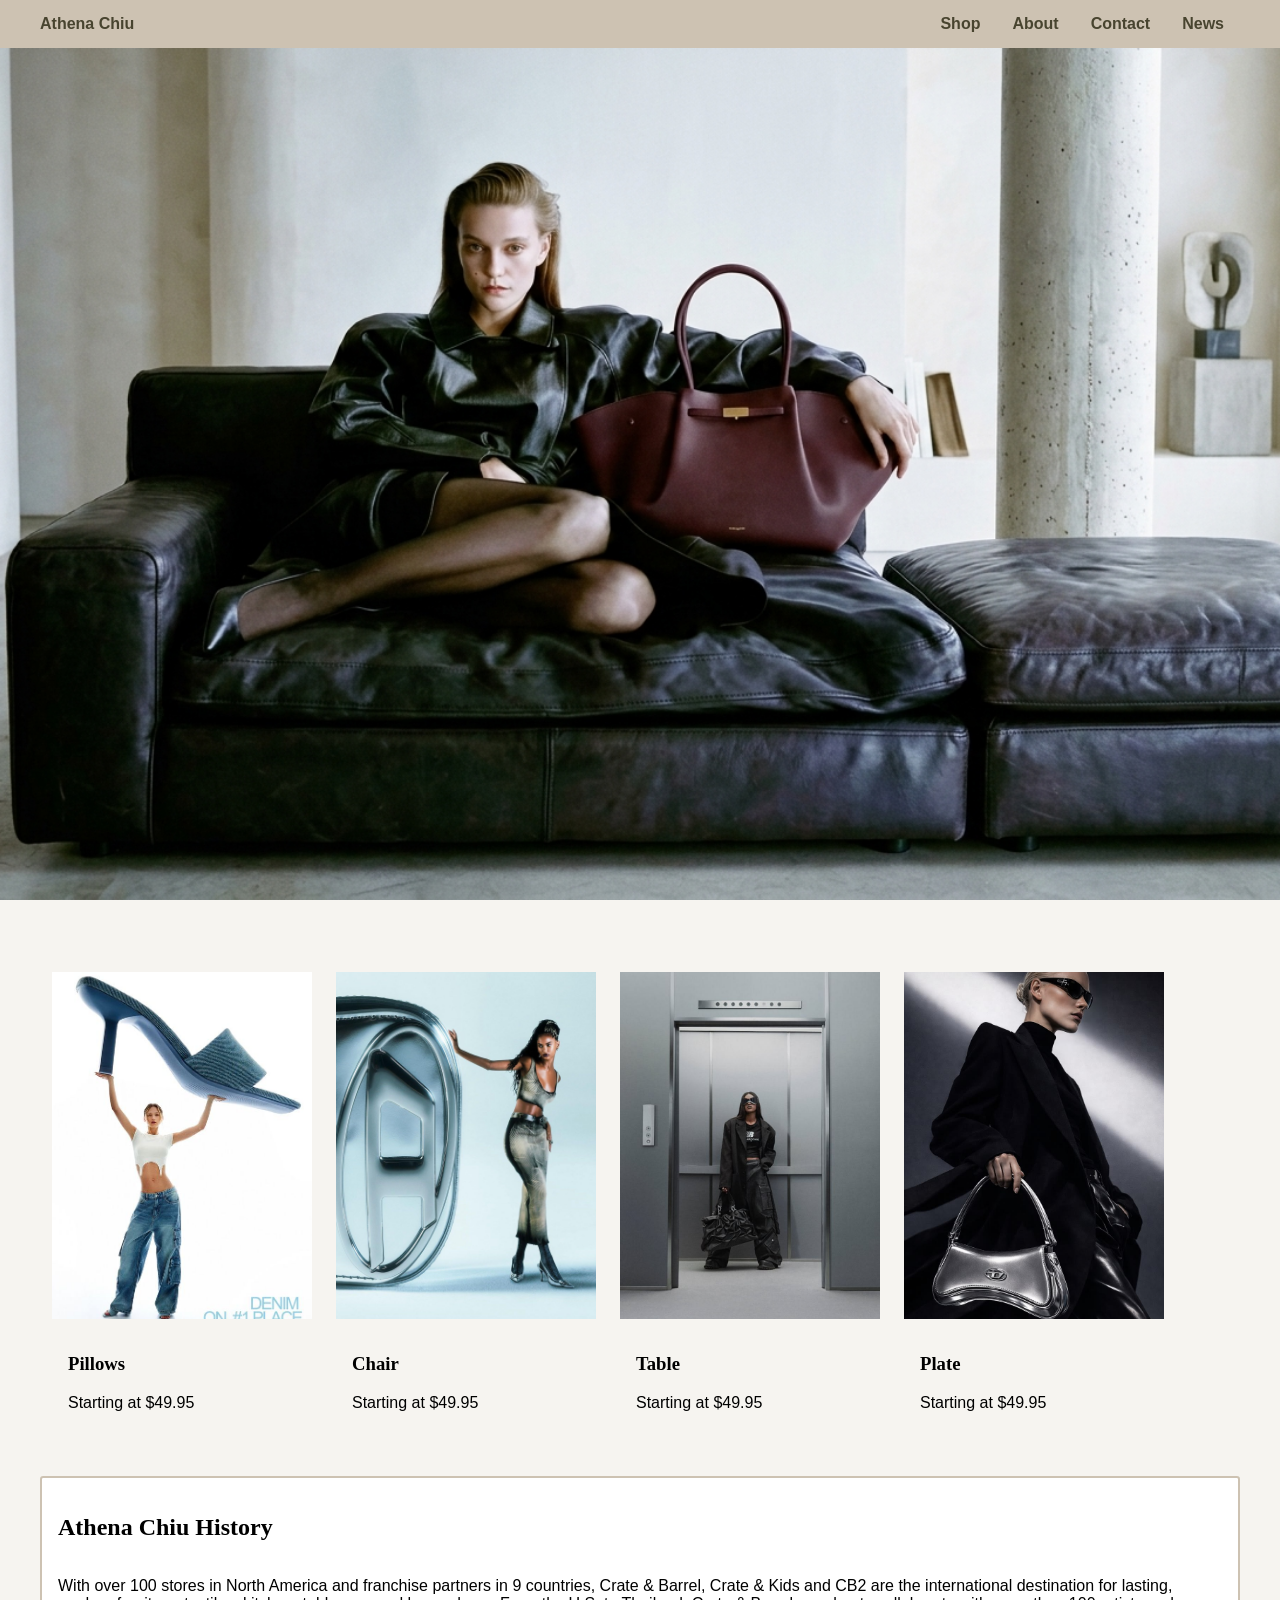
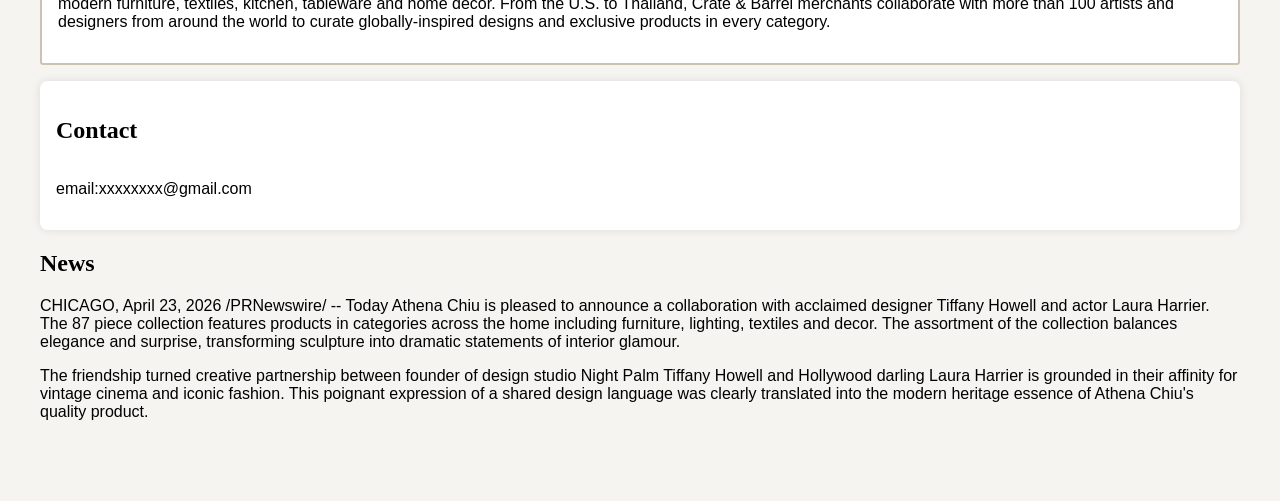
<file: athenasite/public_html/aau/wnm608/chiu.athena/index.html>
<!DOCTYPE html>
<html lang="en">
<head>
	<meta charset="UTF-8">
	<meta name="viewport" content="width=device-width, initial-scale=1.0">
	<title>Athena Chiu</title>

	<link rel="stylesheet" href="lib/css/styleguide.css">
	<link rel="stylesheet" href="css/storetheme.css">
</head>
<body>
	
	<header class="navbar">
		<div class="container display-flex">
			<div class="flex-none">
				<h1>Athena Chiu</h1>
			</div>
			<div class="flex-stretch"></div>

			<nav class="flex-none nav">
				<ul class="container display-flex">
					<li><a href="#article1">Shop</a></li>
					<li><a href="#article2">About</a></li>
					<li><a href="#article3">Contact</a></li>
					<li><a href="#article4">News</a></li>
				</ul>
			</nav>
		</div>
	</header>


	<div class="view-window" style="background-image:url('img/sofa.jpeg')">
		
	</div>
	<div id="article1" class="container display-flex">
		<div class="home-product">
  <img src="img/pillow.jpg" alt="Pillows">
  <div class="product-info">
    <h3>Pillows</h3>
    <p>Starting at $49.95</p>
  </div>
</div>

		<div class="home-product">
  <img src="img/chair.jpg" alt="Chair">
  <div class="product-info">
    <h3>Chair</h3>
    <p>Starting at $49.95</p>
  </div>
</div>

<div class="home-product">
  <img src="img/table.jpg" alt="Table">
  <div class="product-info">
    <h3>Table</h3>
    <p>Starting at $49.95</p>
  </div>
</div>

<div class="home-product">
  <img src="img/plate.jpg" alt="Plate">
  <div class="product-info">
    <h3>Plate</h3>
    <p>Starting at $49.95</p>
  </div>
</div>
</div>

		<div class="container">
		<!--<article id="article1" class="article card soft">
			<h2>Article 1</h2>
			<div class="article-body">
				<p>Lorem ipsum, dolor sit amet consectetur adipisicing, elit. Necessitatibus iste accusamus odit, pariatur mollitia! Ipsam reiciendis dignissimos sequi explicabo quas animi possimus, magnam qui minus commodi temporibus dicta ducimus placeat suscipit harum deserunt obcaecati! Sit aliquid dolorum, quos necessitatibus vel!</p>
				<p>Aut perferendis, odit saepe numquam sequi accusantium dolores distinctio suscipit consequatur perspiciatis eos nostrum, magnam velit ipsam minima totam ex minus dicta quos cum reprehenderit, corporis quas alias cumque. Illo consequuntur perferendis saepe totam officiis doloremque quam fugiat nam amet?</p>
				<p>Qui distinctio autem reiciendis cum non neque impedit repellendus totam dolorem quos. Rem voluptates inventore temporibus facilis ex. Ducimus nostrum natus libero illum impedit architecto harum fugiat odio. Magnam delectus cumque vitae voluptas ut hic asperiores excepturi aperiam voluptates in.</p>
			</div>
		</article>-->
		
		<article id="article2" class="article card hard">
			<h2>Athena Chiu History</h2>
			<div class="article-body">
				<p>With over 100 stores in North America and franchise partners in 9 countries, Crate & Barrel, Crate & Kids and CB2 are the international destination for lasting, modern furniture, textiles, kitchen, tableware and home decor. From the U.S. to Thailand, Crate & Barrel merchants collaborate with more than 100 artists and designers from around the world to curate globally-inspired designs and exclusive products in every category.</p>
			</div>
		</article>

		<article id="article3" class="article card soft">
			<h2>Contact</h2>
			<div class="article-body">
				<p>email:xxxxxxxx@gmail.com</p>
			</div>
		</article>

		<article id="article4" class="article">
			<h2>News</h2>
			<div class="article-body">
				<p>CHICAGO, April 23, 2026 /PRNewswire/ -- Today Athena Chiu is pleased to announce a collaboration with acclaimed designer Tiffany Howell and actor Laura Harrier. The 87 piece collection features products in categories across the home including furniture, lighting, textiles and decor. The assortment of the collection balances elegance and surprise, transforming sculpture into dramatic statements of interior glamour.</p>
				<p>The friendship turned creative partnership between founder of design studio Night Palm Tiffany Howell and Hollywood darling Laura Harrier is grounded in their affinity for vintage cinema and iconic fashion. This poignant expression of a shared design language was clearly translated into the modern heritage essence of Athena Chiu's quality product.</p>
			</div>
		</article>
	</div>

</body>
</html>
</file>
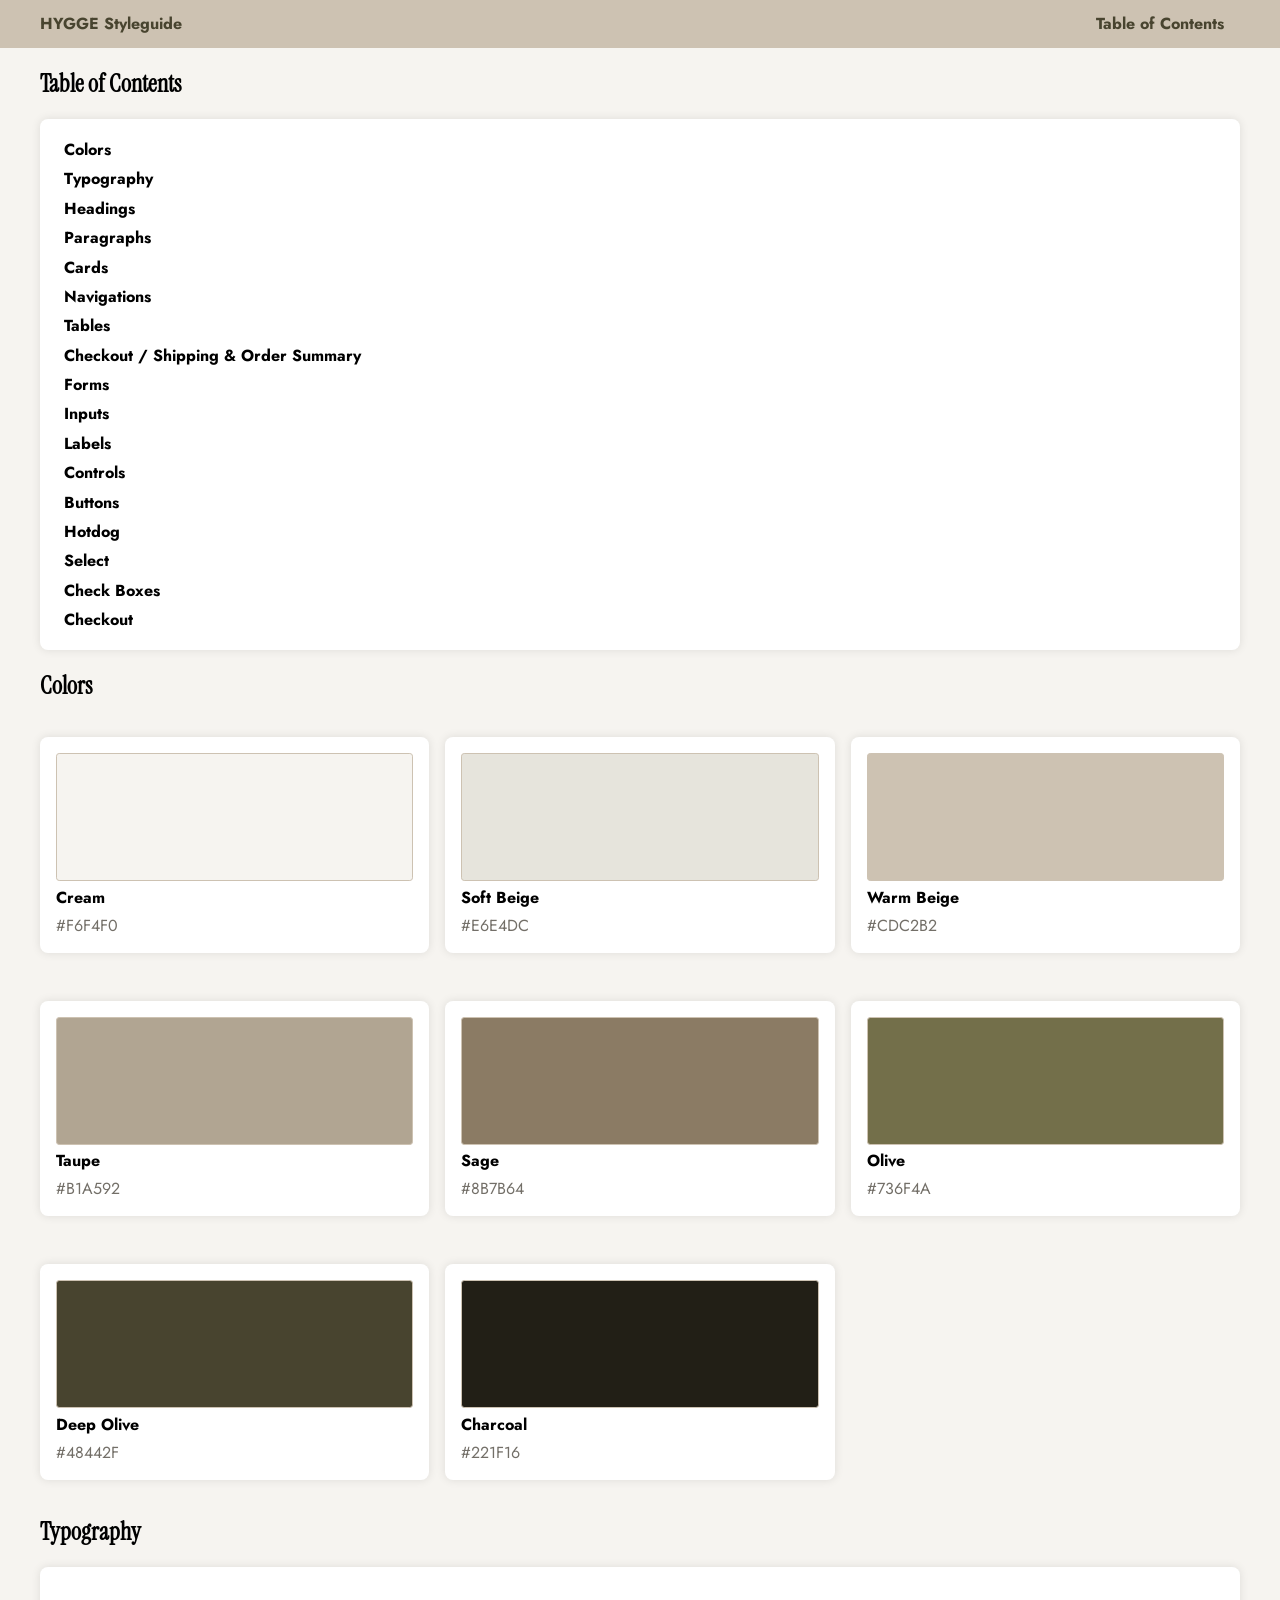
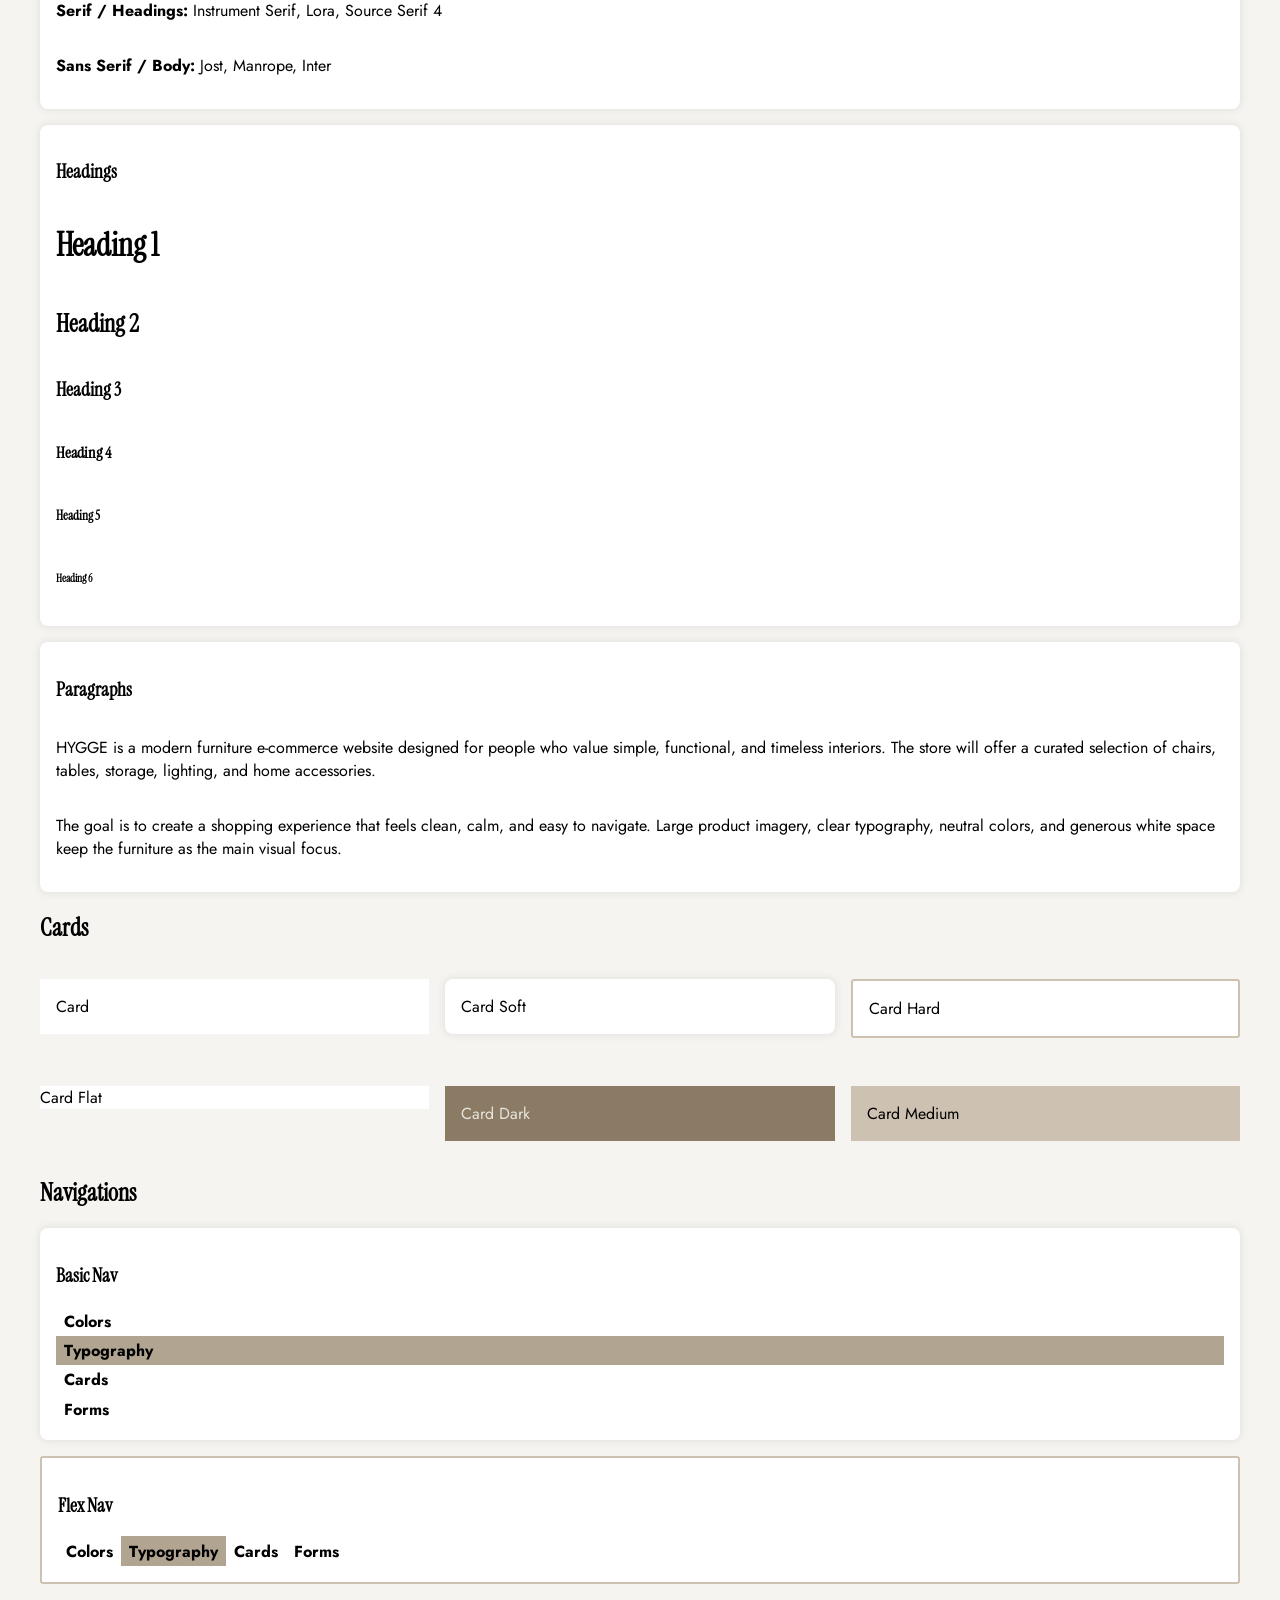
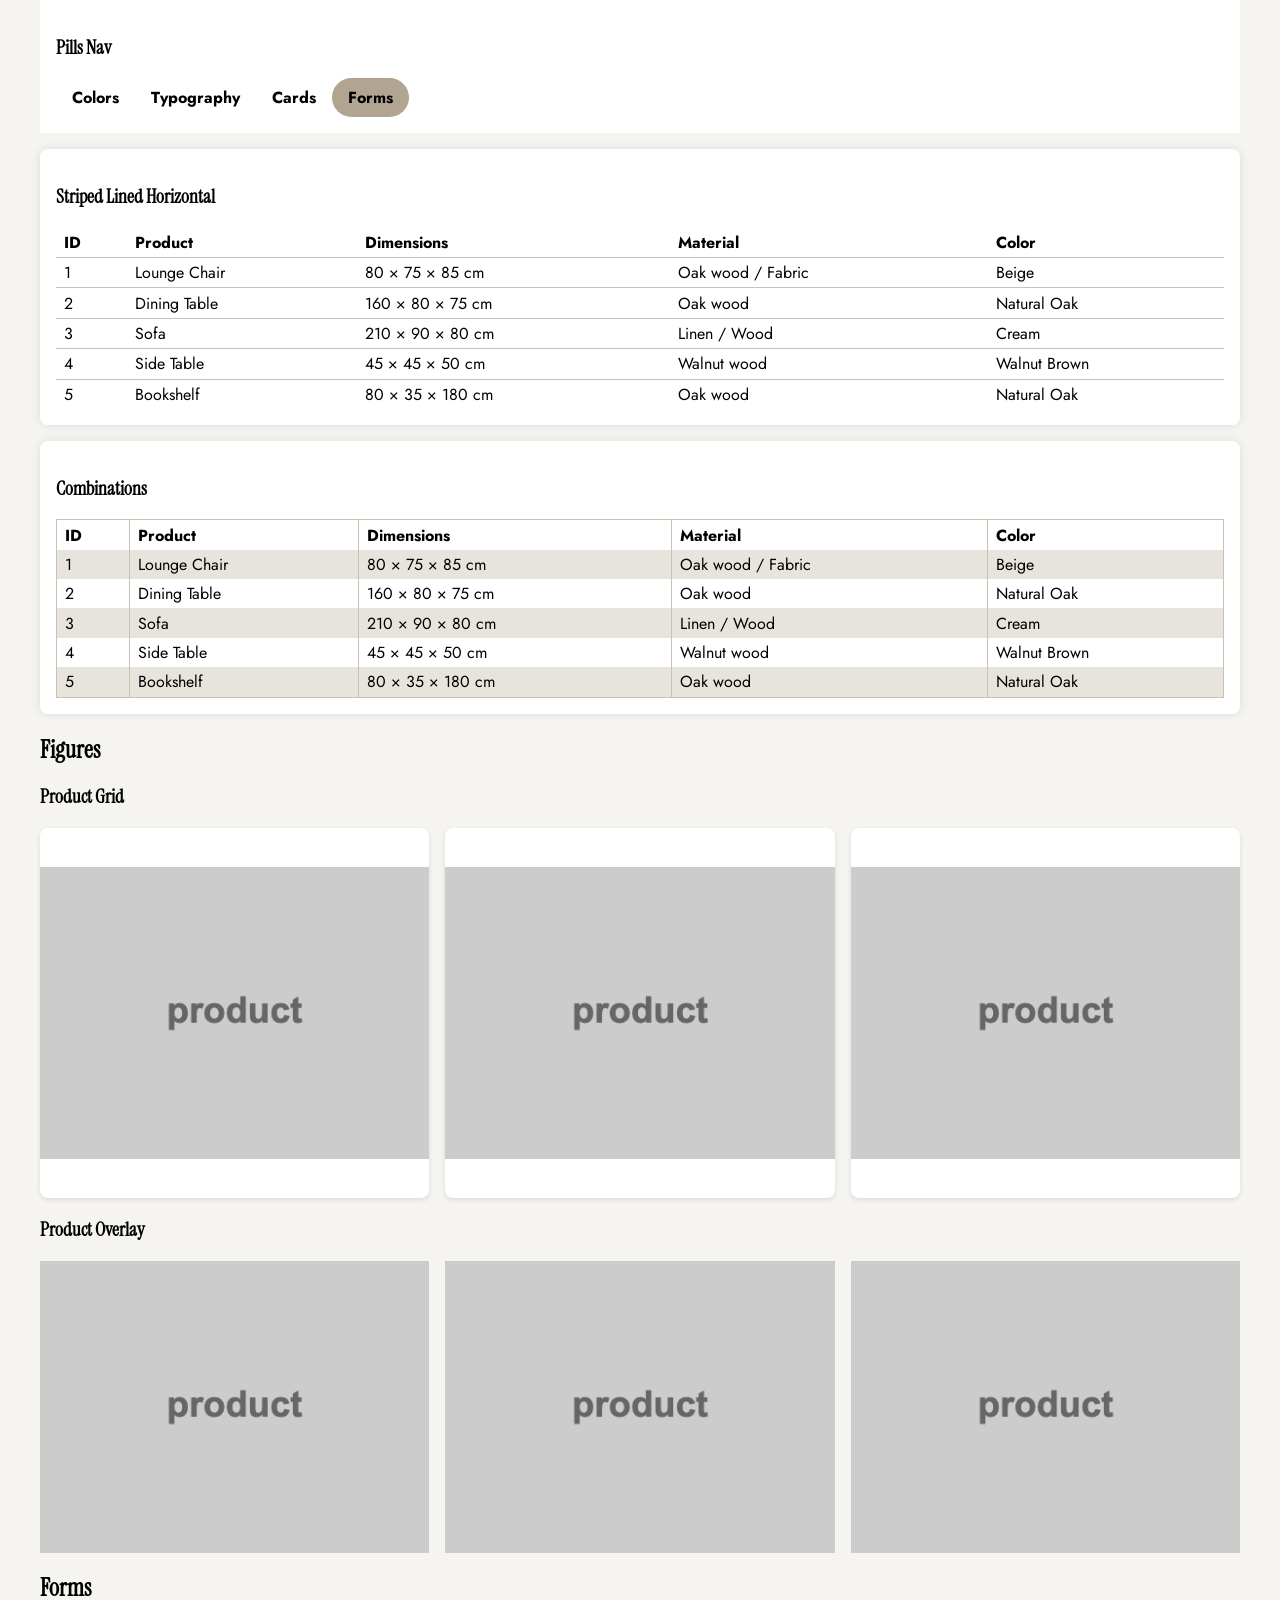
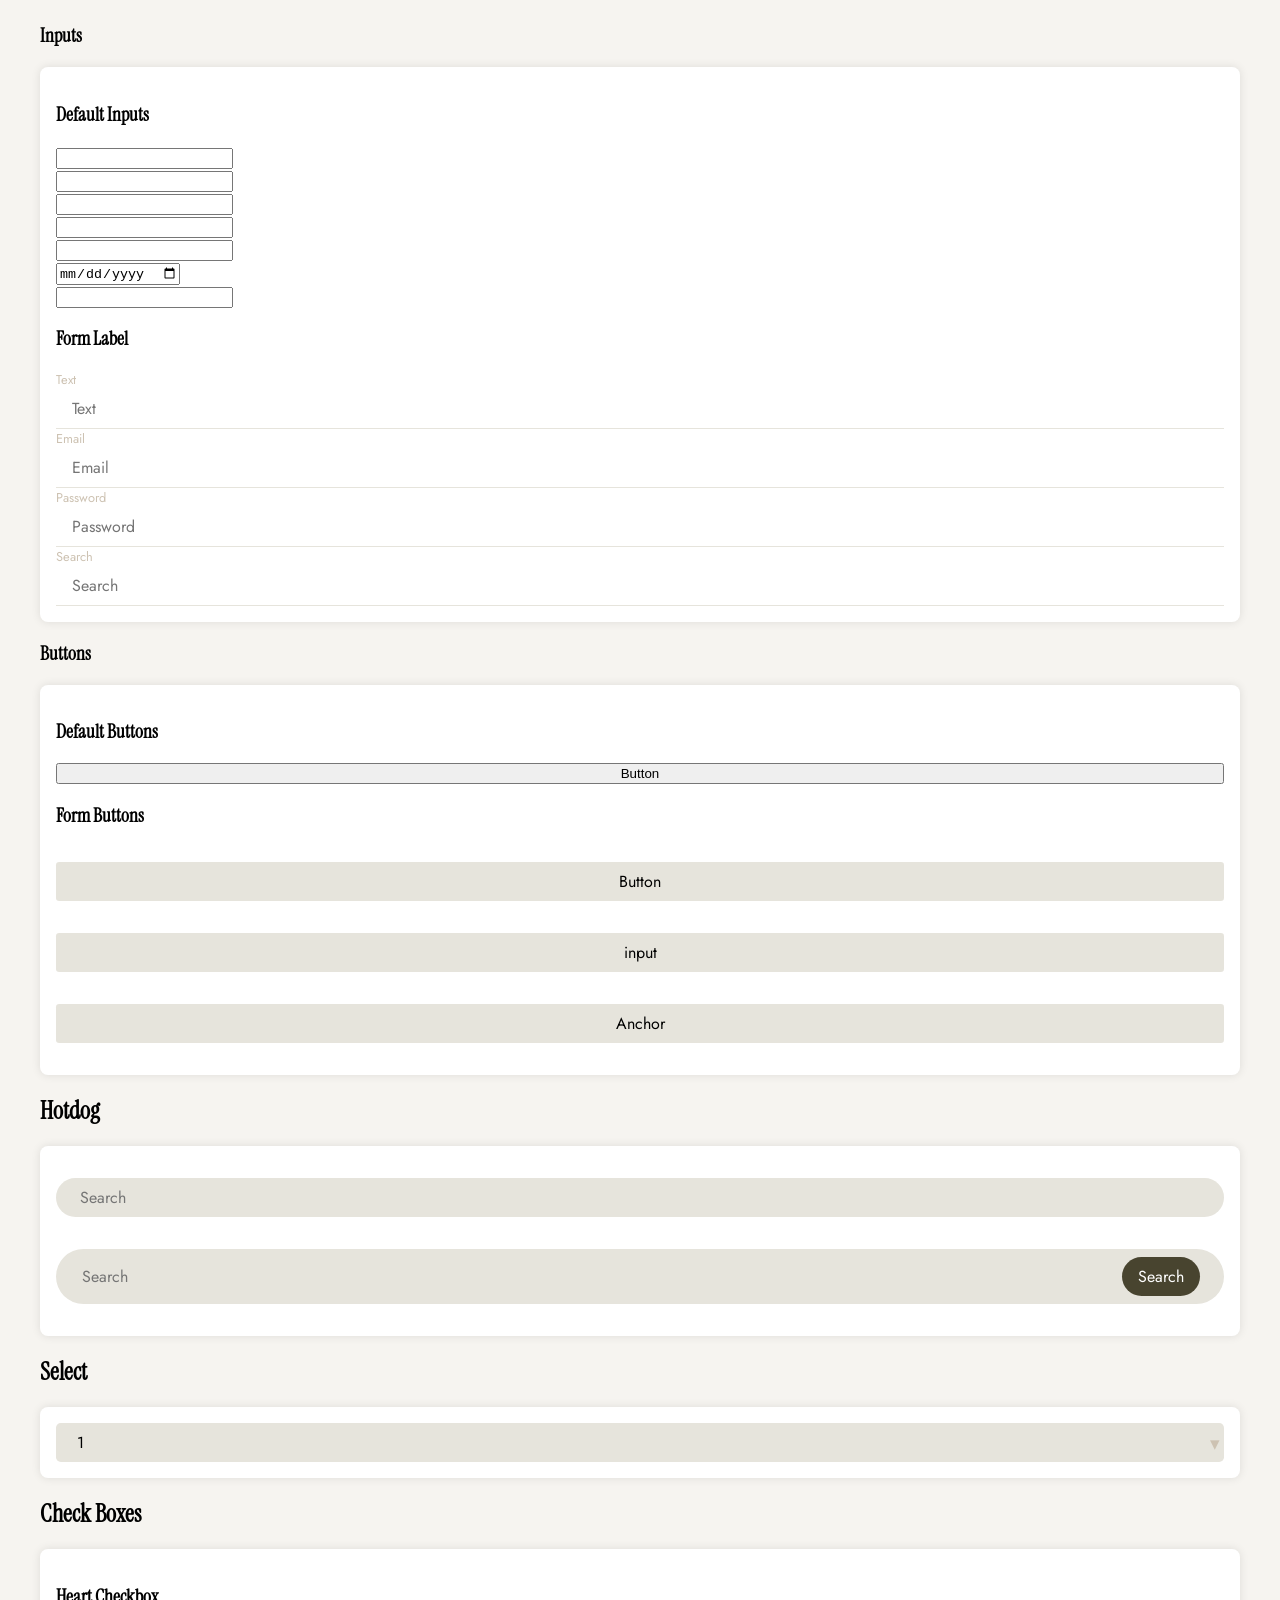
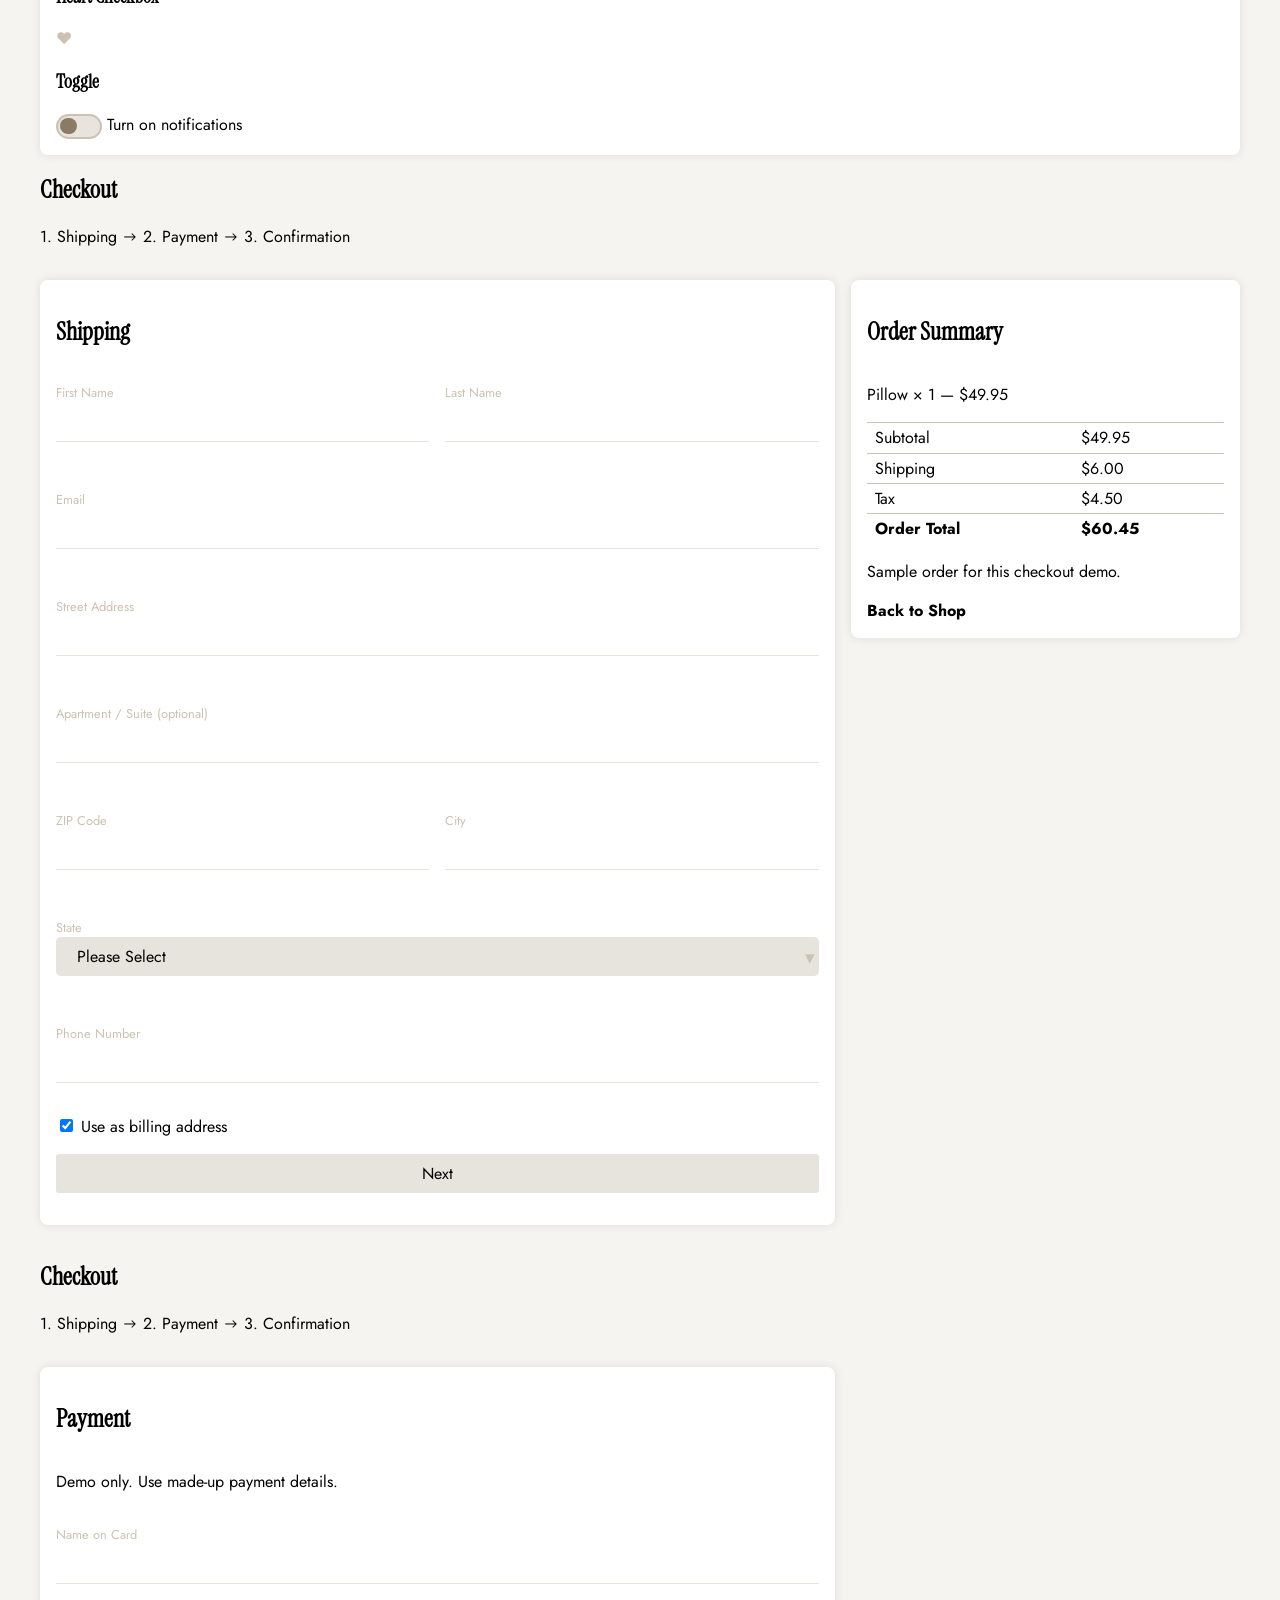
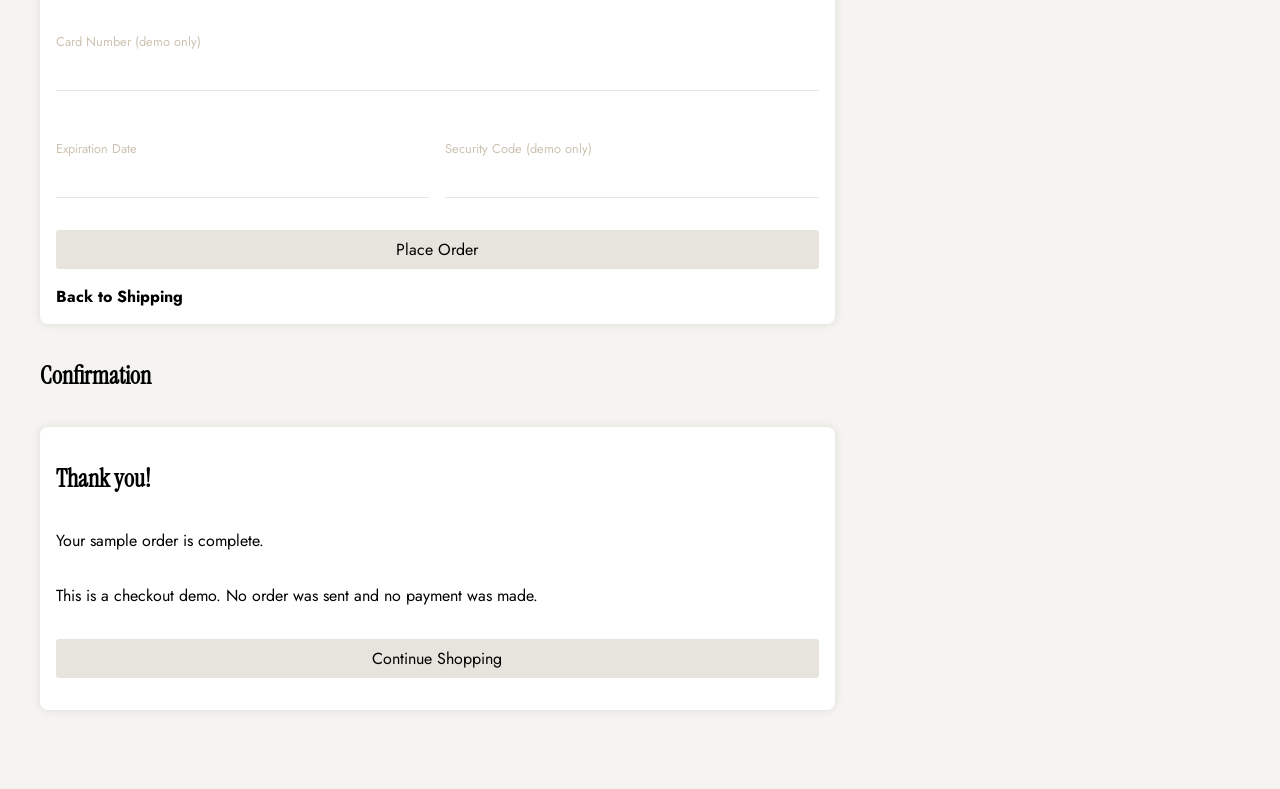
<file: athenasite/public_html/aau/wnm608/chiu.athena/styleguide/index.html>
<!DOCTYPE html>
<html lang="en">
<head>
	<meta charset="UTF-8">
	<meta name="viewport" content="width=device-width, initial-scale=1.0">
	<title>Styleguide</title>


	<link href="https://fonts.googleapis.com/css2?family=Instrument+Serif&family=Lora&family=Source+Serif+4&family=Jost&family=Manrope&family=Inter&display=swap" rel="stylesheet">
	<link rel="stylesheet" href="../lib/css/styleguide.css">
	<link rel="stylesheet" href="../css/storetheme.css">

	<script src="https://code.jquery.com/jquery-3.2.1.min.js"></script>
</head>
<body>

	<header class="navbar">
		<div class="container display-flex">
			<div class="flex-none">
				<h1>HYGGE Styleguide</h1>
			</div>
			<div class="flex-stretch"></div>

			<nav class="flex-none nav">
				<ul class="container display-flex">
					<li><a href="#tableofcontents">Table of Contents</a></li>
				</ul>
			</nav>
		</div>
	</header>

	<div class="container" id="tableofcontents">
		<h2>Table of Contents</h2>
		<div class="card soft">
			<nav class="nav">
				<ul>
					<li><a href="#colors">Colors</a></li>
					<li><a href="#typography">Typography</a></li>
					<ul>
						<li><a href="#headings">Headings</a></li>
						<li><a href="#paragraphs">Paragraphs</a></li>
					</ul>
					<li><a href="#cards">Cards</a></li>
					<li><a href="#navigations">Navigations</a></li>
					<li><a href="#tables">Tables</a></li>
					<li><a href="#checkout">Checkout / Shipping &amp; Order Summary</a></li>
					<li><a href="#forms">Forms</a></li>
					<ul>
						<li><a href="#inputs">Inputs</a></li>
						<li><a href="#labels">Labels</a></li>
						<li><a href="#controls">Controls</a></li>
						<li><a href="#buttons">Buttons</a></li>
						<li><a href="#hotdog">Hotdog</a></li>
						<li><a href="#select">Select</a></li>
						<li><a href="#checkboxes">Check Boxes</a></li>
						<li><a href="#checkout">Checkout</a></li>
					</ul>
				</ul>
			</nav>
		</div>
	</div>


	<div class="container" id="colors">
		<h2>Colors</h2>
		<div class="grid gap">
			<div class="col-xs-12 col-md-4">
				<div class="card soft color-card">
					<div class="color-swatch" style="background-color:var(--color-offwhite)">
					</div>
					<strong>Cream</strong>
					<span>#F6F4F0</span>
				</div>
			</div>
			<div class="col-xs-12 col-md-4">
				<div class="card soft color-card">
					<div class="color-swatch" style="background-color:var(--color-neutral-light)">
						
					</div>
					<strong>Soft Beige</strong>
					<span>#E6E4DC</span>
				</div>
			</div>
			<div class="col-xs-12 col-md-4">
				<div class="card soft color-card">
					<div class="color-swatch" style="background-color:var(--color-neutral-medium)">
						
					</div>
					<strong>Warm Beige</strong>
					<span>#CDC2B2</span>
				</div>
			</div>
			<div class="col-xs-12 col-md-4">
				<div class="card soft color-card">
					<div class="color-swatch" style="background-color:var(--color-main-light)"></div>
					<strong>Taupe</strong>
					<span>#B1A592</span>
				</div>
			</div>
			<div class="col-xs-12 col-md-4">
				<div class="card soft color-card">
					<div class="color-swatch" style="background-color:var(--color-neutral-dark)">
						
					</div>
					<strong>Sage</strong>
					<span>#8B7B64</span>
				</div>
			</div>
			<div class="col-xs-12 col-md-4">
				<div class="card soft color-card">
					<div class="color-swatch" style="background-color:var(--color-main-medium)">
						
					</div>
					<strong>Olive</strong>
					<span>#736F4A</span>
				</div>
			</div>
			<div class="col-xs-12 col-md-4">
				<div class="card soft color-card">
					<div class="color-swatch" style="background-color:var(--color-main-dark)"></div>
					<strong>Deep Olive</strong>
					<span>#48442F</span>
				</div>
			</div>
			<div class="col-xs-12 col-md-4">
				<div class="card soft color-card">
					<div class="color-swatch" style="background-color:var(--color-black)"></div>
					<strong>Charcoal</strong>
					<span>#221F16</span>
				</div>
			</div>
		</div>
	</div>

	<div class="container" id="typography">
		<h2>Typography</h2>
		<div class="card soft"><p><strong>Serif / Headings:</strong> Instrument Serif, Lora, Source Serif 4</p><p><strong>Sans Serif / Body:</strong> Jost, Manrope, Inter</p></div>

		<div class="card soft" id="headings">
			<h3>Headings</h3>
			<h1>Heading 1</h1>
			<h2>Heading 2</h2>
			<h3>Heading 3</h3>
			<h4>Heading 4</h4>
			<h5>Heading 5</h5>
			<h6>Heading 6</h6>
		</div>
		
		<div class="card soft" id="paragraphs">
			<h3>Paragraphs</h3>
			<p>HYGGE is a modern furniture e-commerce website designed for people who value simple, functional, and timeless interiors. The store will offer a curated selection of chairs, tables, storage, lighting, and home accessories.</p>
			<p>The goal is to create a shopping experience that feels clean, calm, and easy to navigate. Large product imagery, clear typography, neutral colors, and generous white space keep the furniture as the main visual focus.</p>
		</div>
	</div>



	<div class="container" id="cards">
		<h2>Cards</h2>

		<div class="grid gap">
			<div class="col-xs-12 col-md-4">
				<div class="card">Card</div>
			</div>
			<div class="col-xs-12 col-md-4">
				<div class="card soft">Card Soft</div>
			</div>
			<div class="col-xs-12 col-md-4">
				<div class="card hard">Card Hard</div>
			</div>
			<div class="col-xs-12 col-md-4">
				<div class="card flat">Card Flat</div>
			</div>
			<div class="col-xs-12 col-md-4">
				<div class="card dark">Card Dark</div>
			</div>
			<div class="col-xs-12 col-md-4">
				<div class="card medium">Card Medium</div>
			</div>
		
		</div>
	</div>



	<div class="container" id="navigations">
		<h2>Navigations</h2>

			<script>
		const makeNav = (classes='') => {
			const links = ['Colors','Typography','Cards','Forms'];
			let ran = Math.floor(Math.random()*links.length); 
			document.write(`
				<div>
					<nav class="${classes}">
						<ul>
							${links.reduce((r,o,i)=>{
								return r+`<li class="${ran==i?'active':''}"><a href="#">${o}</a></li>`;
							},'')}
						</ul>
					</nav>
				</div>
			`);
		}
	</script>

		<div class="card soft">
			<h3>Basic Nav</h3>

			<script>makeNav('nav')</script>
	</div>

	<div class="card hard">
			<h3>Flex Nav</h3>

			<script>makeNav('nav nav-flex')</script>
	</div>

	<div class="card">
			<h3>Pills Nav</h3>

			<script>makeNav('nav nav-pills')</script>
	</div>


	<script>
		$("#navigations a").on("click", function(e) {
			e.preventDefault();
			$(this).closest("li").addClass("active")
			.siblings().removeClass("active");
		})
	</script>
</div>


	<script>
	const makeTable = (classes='') => {
		const head = ['ID','Product','Dimensions','Material','Color'];
		const body = [
			['Lounge Chair', '80 × 75 × 85 cm', 'Oak wood / Fabric', 'Beige'],
			['Dining Table', '160 × 80 × 75 cm', 'Oak wood', 'Natural Oak'],
			['Sofa', '210 × 90 × 80 cm', 'Linen / Wood', 'Cream'],
			['Side Table', '45 × 45 × 50 cm', 'Walnut wood', 'Walnut Brown'],
			['Bookshelf', '80 × 35 × 180 cm', 'Oak wood', 'Natural Oak'],
		];

		// let ran = Math.floor(Math.random()*iinks.length);	
		document.write(`
			<table class="${classes}">
			<thead><tr>${head.reduce((r,o)=>r+`<th>${o}</th>`,'')}</tr></thead>
			<tbody>${body.reduce((r,o,i)=>r+
				`<tr>${
					[i+1,...o].reduce((r,o)=>r+`<td>${o}</td>`,'')
				}</tr>`,'')
			}</tbody>
		</table>
		`);
	}
	</script>

	<div class="container" id="tables">

		<div class="card soft">
			<h3>Striped Lined Horizontal</h3>
			
			<script>makeTable("table lined horizontal")</script>
		</div>

		<div class="card soft">
			<h3>Combinations</h3>
			
			<script>makeTable("table lined vertical border striped")</script>
		</div>


		<h2 id="figures">Figures</h2>

		<h3>Product Grid</h3>
		<div class="grid gap">
			<div class="col-xs-12 col-md-4">
				<figure class="figure product">
					<img src="../img/placeholder.png" alt="Product placeholder">
					<figcaption>
						<div>Lounge Chair</div>
						<div>$680</div>
					</figcaption>
				</figure>
			</div>
			<div class="col-xs-12 col-md-4">
				<figure class="figure product">
					<img src="../img/placeholder.png" alt="Product placeholder">
					<figcaption>
						<div>Dining Table</div>
						<div>$1,500</div>
					</figcaption>
				</figure>
			</div>
			<div class="col-xs-12 col-md-4">
				<figure class="figure product">
					<img src="../img/placeholder.png" alt="Product placeholder">
					<figcaption>
						<div>Sofa</div>
						<div>$1,999</div>
					</figcaption>
				</figure>
			</div>
			
		</div>

		<h3>Product Overlay</h3>

		<div class="grid gap">
			<div class="col-xs-12 col-md-4">
				<figure class="figure product-overlay">
					<img src="../img/placeholder.png" alt="Product placeholder">
					<figcaption>
						<div class="caption-body">
							<div>Side Table</div>
							<div>$399</div>
						</div>
					</figcaption>
				</figure>
			</div>
		
			<div class="col-xs-12 col-md-4">
				<figure class="figure product-overlay">
					<img src="../img/placeholder.png" alt="Product placeholder">
					<figcaption>
						<div class="caption-body">
							<div>Bookshelf</div>
							<div>$850</div>
						</div>
					</figcaption>
				</figure>
			</div>
		
			<div class="col-xs-12 col-md-4">
				<figure class="figure product-overlay">
					<img src="../img/placeholder.png" alt="Product placeholder">
					<figcaption>
						<div class="caption-body">
							<div>Cabinet</div>
							<div>$1,345</div>
						</div>
					</figcaption>
				</figure>
			</div>
		</div>
</div>



	<div class="container" id="forms">
		<h2>Forms</h2>

		<h3 id="inputs">Inputs</h3>
		<div class="card soft">
			<h3>Default Inputs</h3>
			<form>
				<input type="text"><br>
				<input type="number"><br>
				<input type="password"><br>
				<input type="url"><br>
				<input type="email"><br>
				<input type="date"><br>
				<input type="search">
			</form>


			<h3 id="labels">Form Label</h3>
			<form>
				<label class="form-label">Text</label>
				<input type="text" placeholder="Text" class="form-input">
				<label class="form-label">Email</label>
				<input type="email" placeholder="Email" class="form-input"><br>
				<label class="form-label">Password</label>
				<input type="password" placeholder="Password" class="form-input"><br>
				<label class="form-label">Search</label>
				<input type="search" placeholder="Search" class="form-input">
			</form>

		</div>

		<h3 id="buttons">Buttons</h3>

		<div class="card soft">
			<h3>Default Buttons</h3>

			<button>Button</button>

			<h3>Form Buttons</h3>

			<div class="form-control">
				<button type="button" class="form-button">Button</button>
			</div>
			<div class="form-control">
				<input type="button" class="form-button" value="input">
			</div>
			<div class="form-control">
				<a href="#" class="form-button">Anchor</a>
			</div>
		</div>

		<h2 id="hotdog">Hotdog</h2>

		<div class="card soft">
			<div class="form-control">
				<form>
					<input type="search" class="hotdog" placeholder="Search">
				</form>
			</div>
			
				<div class="form-control">
					<form class="hotdog">
						<input type="search" placeholder="Search">
						<button type="submit" class="form-button">Search</button>
					</form>
				</div>
		</div>

		<h2 id="select">Select</h2>

		<div class="card soft">
			<div class="form-select">
			<select>
				<option>1</option>
				<option>2</option>
				<option>3</option>
				<option>4</option>
			</select>
			</div>
		</div>

		<h2 id="checkboxes">Check Boxes</h2>
			<div class="card soft">

				<h3>Heart Checkbox</h3>
					<div class="favorite">
						<input type="checkbox" id="heart-example">
						<label for="heart-example">&hearts;</label>
					</div>

				<h3>Toggle</h3>
					<div class="toggle">
						<input type="checkbox" id="toggle-1" class="toggle-checkbox">
						<label for="toggle-1" class="toggle-label"></label>
						<label for="toggle-1">Turn on notifications</label>
					</div>
</div>
	</div>


	<div class="container checkout" id="checkout">

	<h2>Checkout</h2>
	<p>1. Shipping → 2. Payment → 3. Confirmation</p>
	<div class="grid gap">
		<div class="col-xs-12 col-md-8"><div class="card soft">
			<h2>Shipping</h2>
			<form action="#payment" method="get">
				<div class="grid gap">
				<div class="col-xs-12 col-md-6"><div class="form-control">
					<label class="form-label" for="first-name">First Name</label>
					<input type="text" id="first-name" class="form-input" required>
				</div></div>
				<div class="col-xs-12 col-md-6"><div class="form-control">
					<label class="form-label" for="last-name">Last Name</label>
					<input type="text" id="last-name" class="form-input" required>
				</div></div>
				<div class="col-xs-12 col-md-12"><div class="form-control">
					<label class="form-label" for="email">Email</label>
					<input type="email" id="email" class="form-input" required>
				</div></div>
				<div class="col-xs-12 col-md-12"><div class="form-control">
					<label class="form-label" for="address">Street Address</label>
					<input type="text" id="address" class="form-input" required>
				</div></div>
				<div class="col-xs-12 col-md-12"><div class="form-control">
					<label class="form-label" for="apartment">Apartment / Suite (optional)</label>
					<input type="text" id="apartment" class="form-input">
				</div></div>
				<div class="col-xs-12 col-md-6"><div class="form-control">
					<label class="form-label" for="zip">ZIP Code</label>
					<input type="text" id="zip" class="form-input" required>
				</div></div>
				<div class="col-xs-12 col-md-6"><div class="form-control">
					<label class="form-label" for="city">City</label>
					<input type="text" id="city" class="form-input" required>
				</div></div>
				<div class="col-xs-12"><div class="form-control">
					<label class="form-label" for="state">State</label>
					<div class="form-select"><select id="state" required>
						<option value="">Please Select</option>
						<option>California</option>
						<option>New York</option>
						<option>Texas</option>
						<option>Washington</option>
						<option>Other</option>
					</select></div>
				</div></div>
				<div class="col-xs-12 col-md-12"><div class="form-control">
					<label class="form-label" for="phone">Phone Number</label>
					<input type="tel" id="phone" class="form-input" required>
				</div></div>
				</div>
				<div class="form-control"><label><input type="checkbox" checked> Use as billing address</label></div>
				<div class="form-control"><button type="submit" class="form-button">Next</button></div>
			</form>
		</div></div>
		<div class="col-xs-12 col-md-4">
			<div class="card soft">
				<h2>Order Summary</h2>
				<p>Pillow × 1 — $49.95</p>
				<table class="table lined horizontal">
					<tbody>
						<tr><td>Subtotal</td><td>$49.95</td></tr>
						<tr><td>Shipping</td><td>$6.00</td></tr>
						<tr><td>Tax</td><td>$4.50</td></tr>
						<tr><th>Order Total</th><td><strong>$60.45</strong></td></tr>
					</tbody>
				</table>
				<p>Sample order for this checkout demo.</p>
				<a href="#figures">Back to Shop</a>
			</div>
		</div>
	</div>
	
	</div>

	<div class="container checkout" id="payment">

	<h2>Checkout</h2>
	<p>1. Shipping → 2. Payment → 3. Confirmation</p>
	<div class="grid gap">
		<div class="col-xs-12 col-md-8"><div class="card soft">
			<h2>Payment</h2>
			<p>Demo only. Use made-up payment details.</p>
			<form action="#confirmation" method="get">
				<div class="grid gap">
				<div class="col-xs-12 col-md-12"><div class="form-control">
					<label class="form-label" for="card-name">Name on Card</label>
					<input type="text" id="card-name" class="form-input" required>
				</div></div>
				<div class="col-xs-12 col-md-12"><div class="form-control">
					<label class="form-label" for="card-number">Card Number (demo only)</label>
					<input type="text" id="card-number" class="form-input" required>
				</div></div>
				<div class="col-xs-12 col-md-6"><div class="form-control">
					<label class="form-label" for="expiration">Expiration Date</label>
					<input type="text" id="expiration" class="form-input" required>
				</div></div>
				<div class="col-xs-12 col-md-6"><div class="form-control">
					<label class="form-label" for="security-code">Security Code (demo only)</label>
					<input type="text" id="security-code" class="form-input" required>
				</div></div>
				</div>
				<div class="form-control"><button type="submit" class="form-button">Place Order</button></div>
			</form>
			<a href="#checkout">Back to Shipping</a>
		</div></div>

		</div>
	</div>
	


	<div class="container checkout" id="confirmation">

	<h2>Confirmation</h2>
	<div class="grid gap">
		<div class="col-xs-12 col-md-8"><div class="card soft">
			<h2>Thank you!</h2>
			<p>Your sample order is complete.</p>
			<p>This is a checkout demo. No order was sent and no payment was made.</p>
			<div class="form-control"><a class="form-button" href="#figures">Continue Shopping</a></div>
		</div></div>

		</div>
	</div>
	


	<script>
		document.querySelectorAll('.checkout form').forEach(function(form) {
			form.addEventListener('submit', function(e) {
				e.preventDefault();
				window.location.hash = form.getAttribute('action');
			});
		});
	</script>
</body>
</html>
</file>
<file: athenasite/public_html/aau/wnm608/chiu.athena/lib/css/styleguide.css>
/* CSS RESET */


*, *::after, *::before {
	box-sizing: border-box;
}

:root {
	--color-neutral-light:#e6e4dc;
	--color-neutral-medium:#cdc2b2;
	--color-neutral-dark:#8b7b64;

	--color-main-light:#b1a592;
	--color-main-medium:#736f4a;
	--color-main-dark:#48442f;

	--color-black:#221f16;
	--color-white:#ffffff;
	--color-gray:#736f68;

	--header-height:3rem;
	--spacing:1rem;


	--font-serif: "Instrument Serif", Lora, "Source Serif 4", serif;
	--font-sans: Jost, Manrope, Inter, sans-serif;
}

body {
	margin:0;
	font-size:100%;
	font-family:var(--font-sans);
}

h1,
h2,
h3,
h4,
h5,
h6 {
	font-family:var(--font-serif);
}

a {
	color:inherit;
	font-weight:bold;
	text-decoration:none;
}
a:hover {
	text-decoration: underline;
}




/* LAYOUT CLASSES */
.container {
	max-width:1200px;
	margin-right: auto;
	margin-left: auto;
}



.display-flex { display:flex; }
.display-inline-flex { display:inline-flex; }
.display-block { display:block; }
.display-inline-block { display:inline-block; }


.flex-stretch { flex: 1 1 auto;}
.flex-none { flex: none;}


.flex-align-center { align-items:center; }
.flex-justify-center { justify-content:center; }

.flex-column { flex-direction:column; }

/* GRID SYSTEM */

.grid {
    display: grid;
    grid-template-columns: repeat(12, 1fr);
}

.grid.gap {
    gap: 1em;
}

.col-xs-12 {
    grid-column: span 12;
}

.col-md-4 {
    grid-column: span 4;
}

.col-md-8 {
    grid-column: span 8;
}

.col-md-6 {
    grid-column: span 6;
}

/* SMALL CLASSES */

.media-image {
	max-width: 100%;
	vertical-align: text-bottom;
}

.hidden {
	display: none;
}

/* COMPONENT CLASSES */

.nav ul {
	list-style-type:none;
	margin-top: 0;
	margin-bottom: 0;
	padding-left: 0;
}

.nav a {
	display:block;
	padding: 0.2em 0.5em;
}

.nav a:hover {
	background-color: var(--color-main-medium);
	color: var(--color-white);
	text-decoration:none;
}

.nav .active a {
	background-color: var(--color-main-light);
	color: inherit;
}

.nav-material ul,
.nav-crumbs ul,
.nav-pills ul,
.nav-stretch ul,
.nav-flex ul {
	display: flex;
}

.nav-material li,
.nav-stretch li {
	flex: 1 1 auto;
	text-align: center;
}

.nav-pills a {
	border-radius: 2em;
	padding: 0.5em 1em;
}

.nav-crumbs a {
	display: inline-block;
}

.nav-crumbs .active a,
.nav-crumbs a:hover {
	background-color: transparent;
	color: inherit;
	text-decoration: underline;
}

.nav-crumbs li:not(:first-child)::before {
	content: '/';
}

.nav-material a {
	padding: 0.5em 1em;
	position: relative;
}

.nav-material .active a {
	background-color: transparent;
	color: inherit;
}

.nav-material a:hover {
	background-color:var(--color-neutral-light);
	color: inherit;
}

.nav-material a::after {
	content: '';
	position: absolute;
	bottom: 0;
	left: 0;
	width: 100%;
	height: 0;
	background-color: var(--color-main-medium);
	transition: all 0.3s;
}

.nav-material .active a::after {
	height: 4px;
}

.navbar {
	background-color:var(--color-neutral-medium);
	color:var(--color-main-dark);
	line-height:var(--header-height) ;
}

.navbar h1 {
	font-size:1em;
	margin:0;
	font-family:var(--font-sans) ;
}

.navbar a {
	padding:0 1em;
}

/* CARD */

.home-product {
    background-color: #f6f4f0;
    margin-top: 24px;
    margin-bottom: 1em;
    margin-left: 12px;
    margin-right: 12px;
    padding: 0;

    overflow: hidden;
    position: relative;
    display: flex;
    flex-direction: column;

    flex: 1 1 200px;
    max-width: 260px;
    box-sizing: border-box;
}

.home-product img {
    width: 100%;
    aspect-ratio: 3 / 4;
    object-fit: cover;
    display: block;
}

.product-info {
    padding: 1em;
}


.card {
	background-color:var(--color-white);
	margin-top: 1em;
	margin-bottom: 1em;
	padding: 1em;

	overflow: hidden;
	position: relative;
	display: flex;
	flex-direction: column;
}


.card.soft {
	border-radius: 0.5em;
	box-shadow: 0 0 10px rgba(0, 0, 0, 0.1);
}

.card.hard {
	border-radius: 0.2em;
	border: 2px solid var(--color-neutral-medium);
}

.card.dark {
	background-color:var(--color-neutral-dark) ;
	color:var(--color-neutral-light) ;
}

.card.medium {
	background-color:var(--color-neutral-medium) ;
}

.card.flat {
	padding: 0;
}

.card-section~.card-section {
	border-top: 1px solid var(--color-neutral-light);
}

.card-section {
	padding: 1em;
}

.view-window {
	height: 100vh;
	position: relative;
	overflow: hidden;
	background-size: cover;
	background-position: center;
	background-attachment: fixed;
}

/*TABLES*/

.table {
	width: 100%;
	border-collapse: collapse;
}

.table th,
.table td {
	text-align: left;
	padding: 0.2em 0.5em;
}

.table.striped tbody tr:nth-child(odd) {
	background-color: var(--color-neutral-light);
}

.table.lined.all th:not(:first-child),
.table.lined.all td:not(:first-child),
.table.lined.vertical th:not(:first-child),
.table.lined.vertical td:not(:first-child) {
	border-left: 1px solid var(--color-neutral-medium);
}

.table.lined.horizontal tbody tr,
.table.lined.horizontal tbody tr {
	border-top: 1px solid var(--color-neutral-medium);
}

.table.lined.all tbody tr,
.table.lined.all tbody tr {
	border-top: 1px solid var(--color-neutral-medium);
}

.table.lined.all,
.table.lined.border {
	border: 1px solid var(--color-neutral-medium);
}

/*Figure*/
.figure {
	margin: 0;
	background-color: var(--color-white);
}
.figure img {
	width: 100%;
	vertical-align: text-bottom;
}
.figure figcaption {
	padding: 1em;
}

/*Forms*/
.form-control {
	margin: 1em 0;
}

.form-select>select,
.hotdog input,
.hotdog,
.form-button,
.form-input,
.form-item {
	display: inline-block;
	background-color: transparent;
	border-width: 0;
	font: inherit;
	-webkit-appearance: none;
	color: inherit;
	width: 100%;
	outline: 0;
}

.form-input {
	border-bottom: 1px solid var(--color-neutral-light);
	padding: 0.5em 1em;
}

.form-input:focus {
	border-bottom-color:var(--color-main-light);
}

.form-label {
	font-size: 0.8em;
	color: var(--color-neutral-medium);
	display: block;
	width: 100%;
}

.form-button {
	background-color: var(--color-neutral-light);
	padding: 0.5em 1em;
	border-radius: 0.2em;
	cursor: pointer;
	text-align: center;
}

.form-button:hover {
	text-decoration: none;
}

.form-button:active {
	background-color: var(--color-main-light);
}


.hotdog {
	background-color: var(--color-neutral-light);
	border-radius: 2em;
	padding: 0.5em 1.5em;
	display: flex;
}

.hotdog.dark {
	background-color: var(--color-neutral-dark);
	color: var(--color-neutral-light);
}

.hotdog.light {
	background-color: var(--color-white);
	color: var(--color-black);
}

.hotdog input {
	flex: 1;
	width: auto;
	min-width: 0;
}

.hotdog .form-button {
	flex: none;
	width: auto;
	background-color: var(--color-main-dark);
	color: var(--color-white);
	border-radius: 2em;
}

.form-select>select {
	padding: 0.5em 1.3em;
	background-color: var(--color-neutral-light);
	border-radius: 0.3em;
	cursor: pointer;
}

.form-select {
	position: relative;
}

.form-select::after {
	content: '▾';
	font-family: arial,sans-serif;
	font-size: 1.2em;
	position: absolute;
	top: 50%;
	right: 0.2em;
	transform: translateY(-50%);
	pointer-events: none;
	color: var(--color-neutral-medium);
}

.color-card { 
	gap: 0.3em; 
}

.color-swatch { 
	height: 8em; 
	border: 1px solid var(--color-neutral-medium); 
	border-radius: 0.2em; 
}

.color-card span { 
	color: var(--color-gray); 
}

/* Toggle Switch */
.toggle-checkbox {
	display: none;
}

.toggle-label {
	font-size: 1.3em;
	display: inline-block;
	width: 2.2em;
	height: 1.2em;
	border: 0.1em solid var(--color-neutral-medium);
	background-color: var(--color-neutral-light);
	border-radius: 1em;
	position: relative;
	cursor: pointer;
	vertical-align: middle;
	transition: background-color 0.3s ease, border-color 0.3s ease;
}

.toggle-label::after {
	content: '';
	position: absolute;
	top: 0.1em;
	left: 0.1em;
	width: 0.8em;
	height: 0.8em;
	background-color: var(--color-neutral-dark);
	border-radius: 50%;
	transition: transform 0.3s ease, background-color 0.3s ease;
}

.toggle-checkbox:checked + .toggle-label {
	background-color: var(--color-main-medium);
	border-color: var(--color-main-dark);
}

.toggle-checkbox:checked + .toggle-label::after {
	transform: translateX(1em);
	background-color: var(--color-main-dark);
}
</file>
<file: athenasite/public_html/aau/wnm608/chiu.athena/css/storetheme.css>
:root {
	--color-offwhite: #f6f4f0;

	--color-main-light:#b1a592;
	--color-main-medium:#736f4a;
	--color-main-dark:#48442f;
}

body {
	background-color:var(--color-offwhite) ;
	padding-bottom: 4em;
}

.figure.product {
	border-radius: 0.5em;
	box-shadow: 0 2px 5px rgba(0,0,0,0.1);
	overflow: hidden;
	height: 100%;
	transition: all 0.3s;
}

.product.figure img {
	height: 100%;
	object-fit: contain;
}

.productlist a {
	text-decoration: none;
}

.productlist.figure.flex-stretch {
    height: 200px;
    flex: none;
}

.productlist.figure img {
    width: 100%;
    height: 100%;
    object-fit: contain;
}

.product.figure:hover {
	box-shadow: 0 2px 15px rgba(0, 0, 0, 0.2);
}

.product-overlay {
	position: relative;
	overflow: hidden;
}
.product-overlay figcaption {
	position: absolute;
	top: 0;
	left: 0;
	width: 100%;
	height: 100%;
	background-color: rgba(0,0,0,0.5);
	opacity: 0;
	transition: all 0.3s;
	display: flex;
	align-items: center;
	justify-content: center;
}

.product-overlay:hover figcaption {
	opacity: 1;
}

.product-overlay .caption-body {
	background-color: white;
	border-radius: 0.5em;
	padding: 1em;
	transform: translateY(2em);
	transition: all 0.3s;
}

.product-overlay:hover .caption-body {
	transform: translateY(0);
}

.product-overlay img {
	transform: scale(1,1);
	transition: all 0.3s;
}

.product-overlay:hover img {
	transform: scale(1.4,1.4);
}

.favorite label {
	transition: all 0.3s;
	display: inline-block;
	transform: scale(1,1);
	color: var(--color-neutral-medium);
}

.favorite input {
	display: none;
}

.favorite input:checked + label {
	color:red;
	transform: scale(1.5,1.5);
}

@media (max-width: 600px) {
	.product-overlay figcaption {
		position: relative;
		display: block;
		top: initial;
		left: initial;
		width: 100%;
		height: initial;
		opacity: 1;
		background-color: initial;
	}
	.product-overlay .caption-body {
		transform: none;
		padding: 0;
	}
}


.images-main img{
	width: 100%;
	height: 40vh;
	object-fit: contain;
} 

.images-thumbs {
    width: 120px;
    flex: 0 0 120px;
}

.images-thumbs img {
	display: block;
	width: 8em;
	height: 6em;
	object-fit: contain;
}
/* Product item: keep the existing 8:4 grid and small thumbnails */
.col-md-8 .images-thumbs {
    display: flex;
    flex-wrap: wrap;
    gap: 12px;
    width: 100%;
    margin-top: 12px;
}

.col-md-8 .images-thumbs img {
    width: 110px;
    height: 90px;
    object-fit: contain;
}

.product-title {
    font-size: 18px;
    line-height: 1.3;
}
</file>
